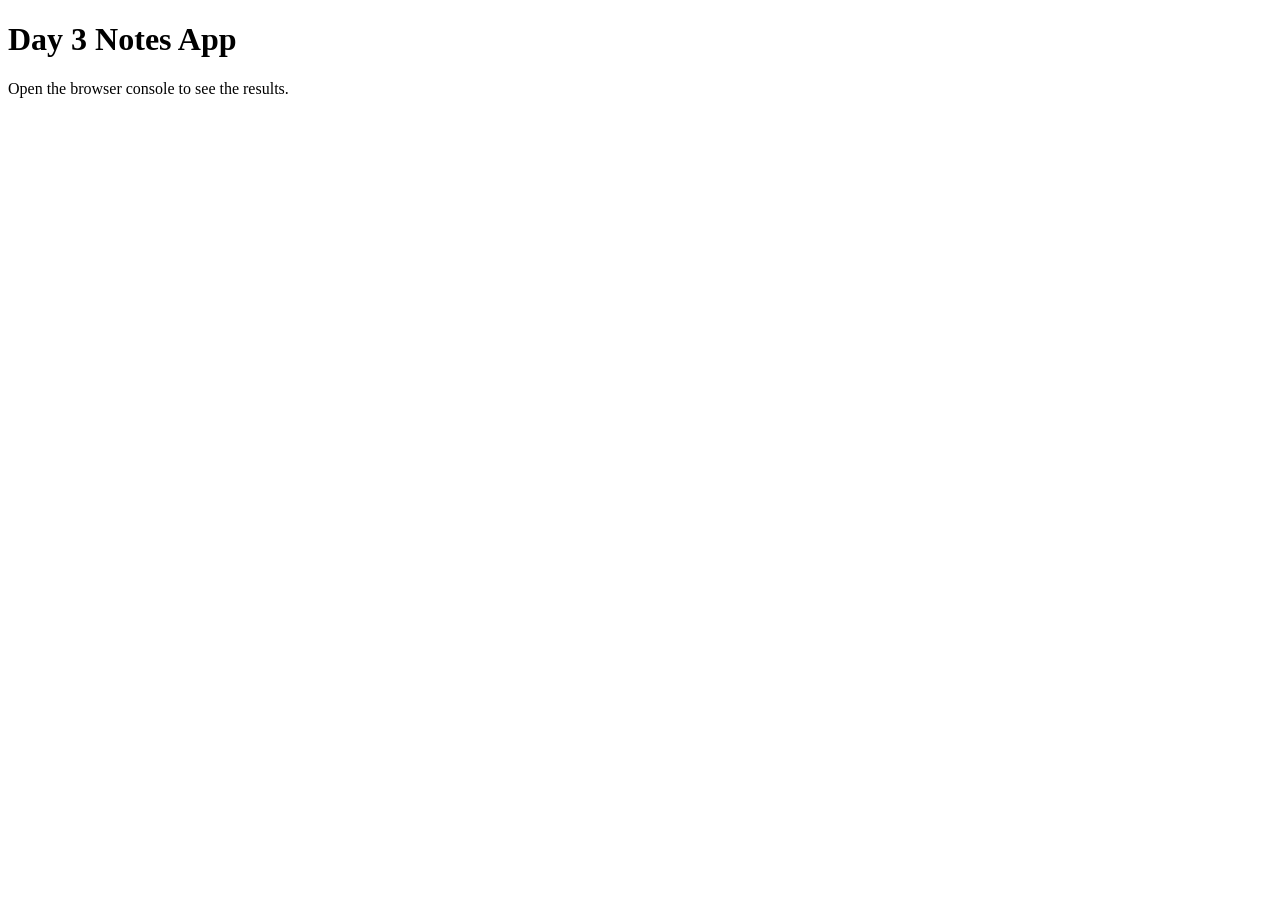
<file: day3/Index.html>
<!DOCTYPE html>
<html lang="en">
<head>
    <meta charset="UTF-8">
    <meta name="viewport" content="width=device-width, initial-scale=1.0">
    <title>Day 3 - Notes App</title>
</head>
<body>

    <h1>Day 3 Notes App</h1>
    <p>Open the browser console to see the results.</p>

    <script src="script.js"></script>
</body>
</html>
</file>
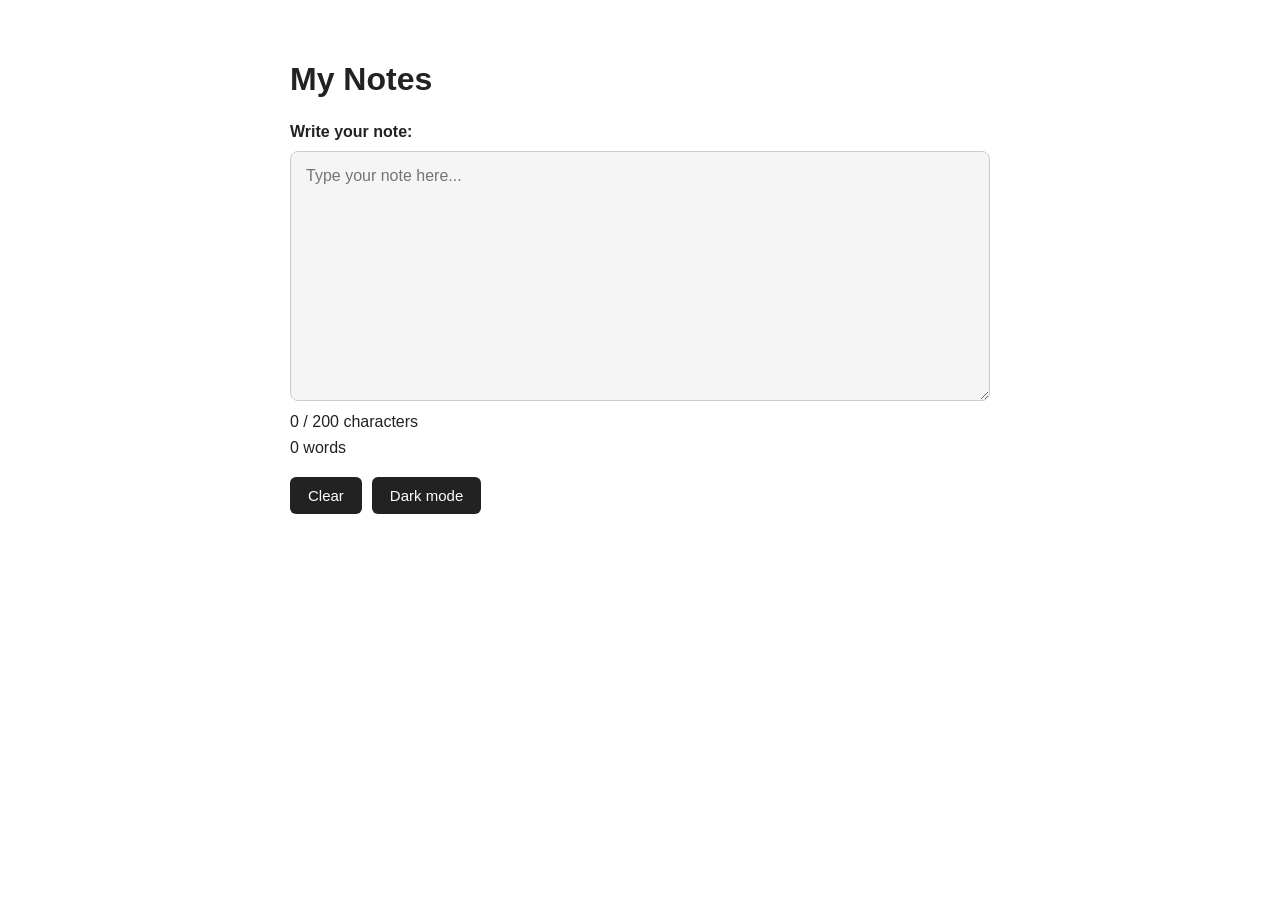
<file: day4/Index.html>
<!DOCTYPE html>
<html lang="en">
<head>
    <meta charset="UTF-8">
    <meta name="viewport" content="width=device-width, initial-scale=1.0">
    <title>Day 4 - Note App</title>

    <link rel="stylesheet" href="style.css">
    <script src="script.js" defer></script>
</head>

<body>

    <main class="container">
        <h1>My Notes</h1>

        <label for="note-text">Write your note:</label>

        <textarea
            id="note-text"
            placeholder="Type your note here..."
            maxlength="300"
        ></textarea>

        <p id="char-count">0 / 200 characters</p>
        <p id="word-count">0 words</p>

        <div class="buttons">
            <button id="clear-btn" type="button">Clear</button>
            <button id="theme-toggle" type="button">Dark mode</button>
        </div>
    </main>

</body>
</html>
</file>
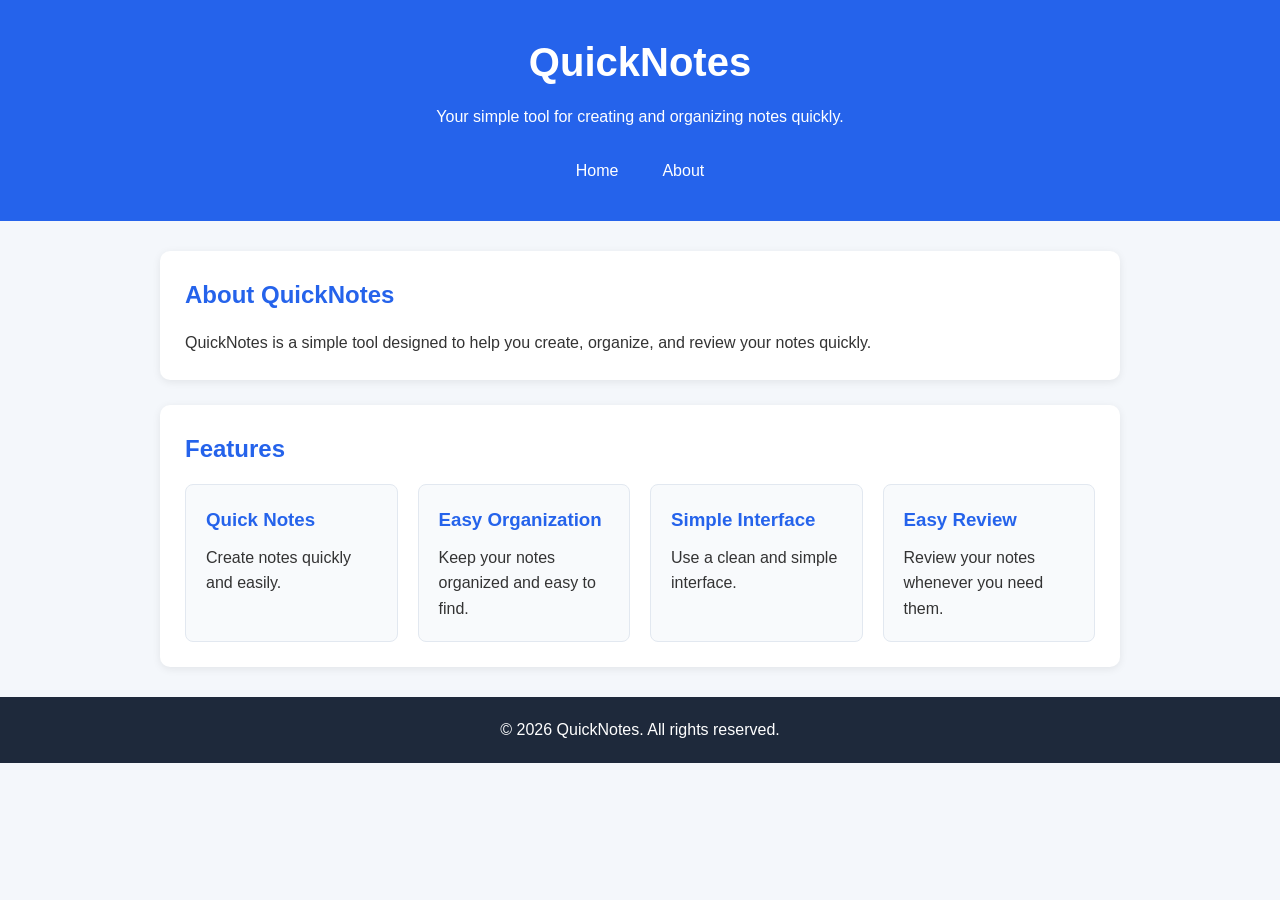
<file: about.html>
<!DOCTYPE html>
<html lang="en">
<head>
    <meta charset="UTF-8">
    <meta name="viewport" content="width=device-width, initial-scale=1.0">
    <title>About - QuickNotes</title>

    <link rel="stylesheet" href="style.css">
</head>

<body>

    <header>
        <h1>QuickNotes</h1>
        <p>Your simple tool for creating and organizing notes quickly.</p>

        <nav>
            <a href="index.html">Home</a>
            <a href="about.html">About</a>
        </nav>
    </header>

    <main>

        <section>
            <h2>About QuickNotes</h2>

            <p>
                QuickNotes is a simple tool designed to help you
                create, organize, and review your notes quickly.
            </p>
        </section>

        <section>
            <h2>Features</h2>

            <ul class="features">
                <li>
                    <h3>Quick Notes</h3>
                    <p>Create notes quickly and easily.</p>
                </li>

                <li>
                    <h3>Easy Organization</h3>
                    <p>Keep your notes organized and easy to find.</p>
                </li>

                <li>
                    <h3>Simple Interface</h3>
                    <p>Use a clean and simple interface.</p>
                </li>

                <li>
                    <h3>Easy Review</h3>
                    <p>Review your notes whenever you need them.</p>
                </li>
            </ul>
        </section>

    </main>

    <footer>
        <p>&copy; 2026 QuickNotes. All rights reserved.</p>
    </footer>

</body>
</html>
</file>
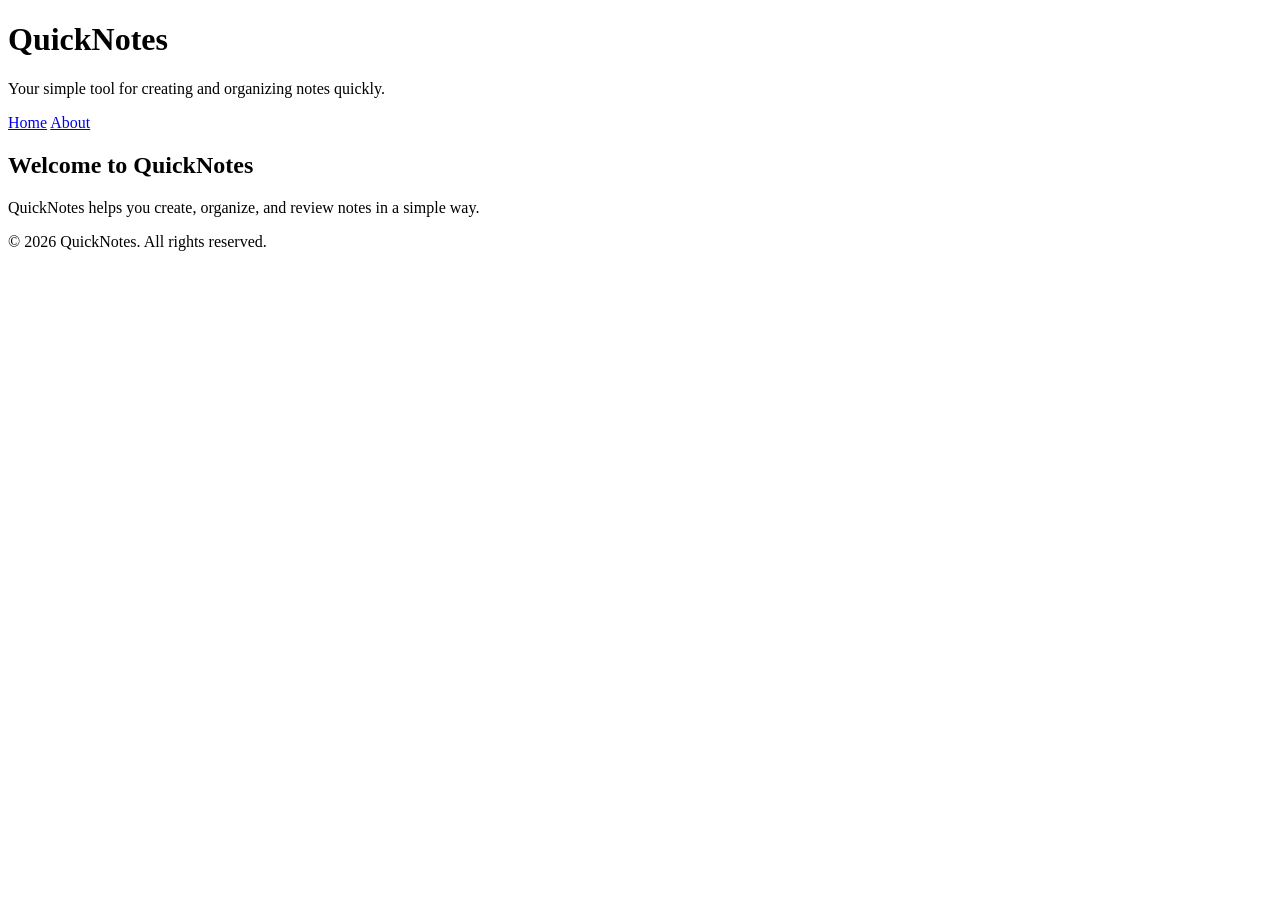
<file: day1-Index.html>
<!DOCTYPE html>
<html lang="en">
<head>
    <meta charset="UTF-8">
    <meta name="viewport" content="width=device-width, initial-scale=1.0">
    <title>QuickNotes</title>
</head>
<body>
    <header>
        <h1>QuickNotes</h1>
        <p>Your simple tool for creating and organizing notes quickly.</p>

        <nav>
            <a href="index.html">Home</a>
            <a href="about.html">About</a>
        </nav>
    </header>

    <main>
        <h2>Welcome to QuickNotes</h2>
        <p>QuickNotes helps you create, organize, and review notes in a simple way.</p>
    </main>

    <footer>
        <p>&copy; 2026 QuickNotes. All rights reserved.</p>
    </footer>
</body>
</html>
</file>
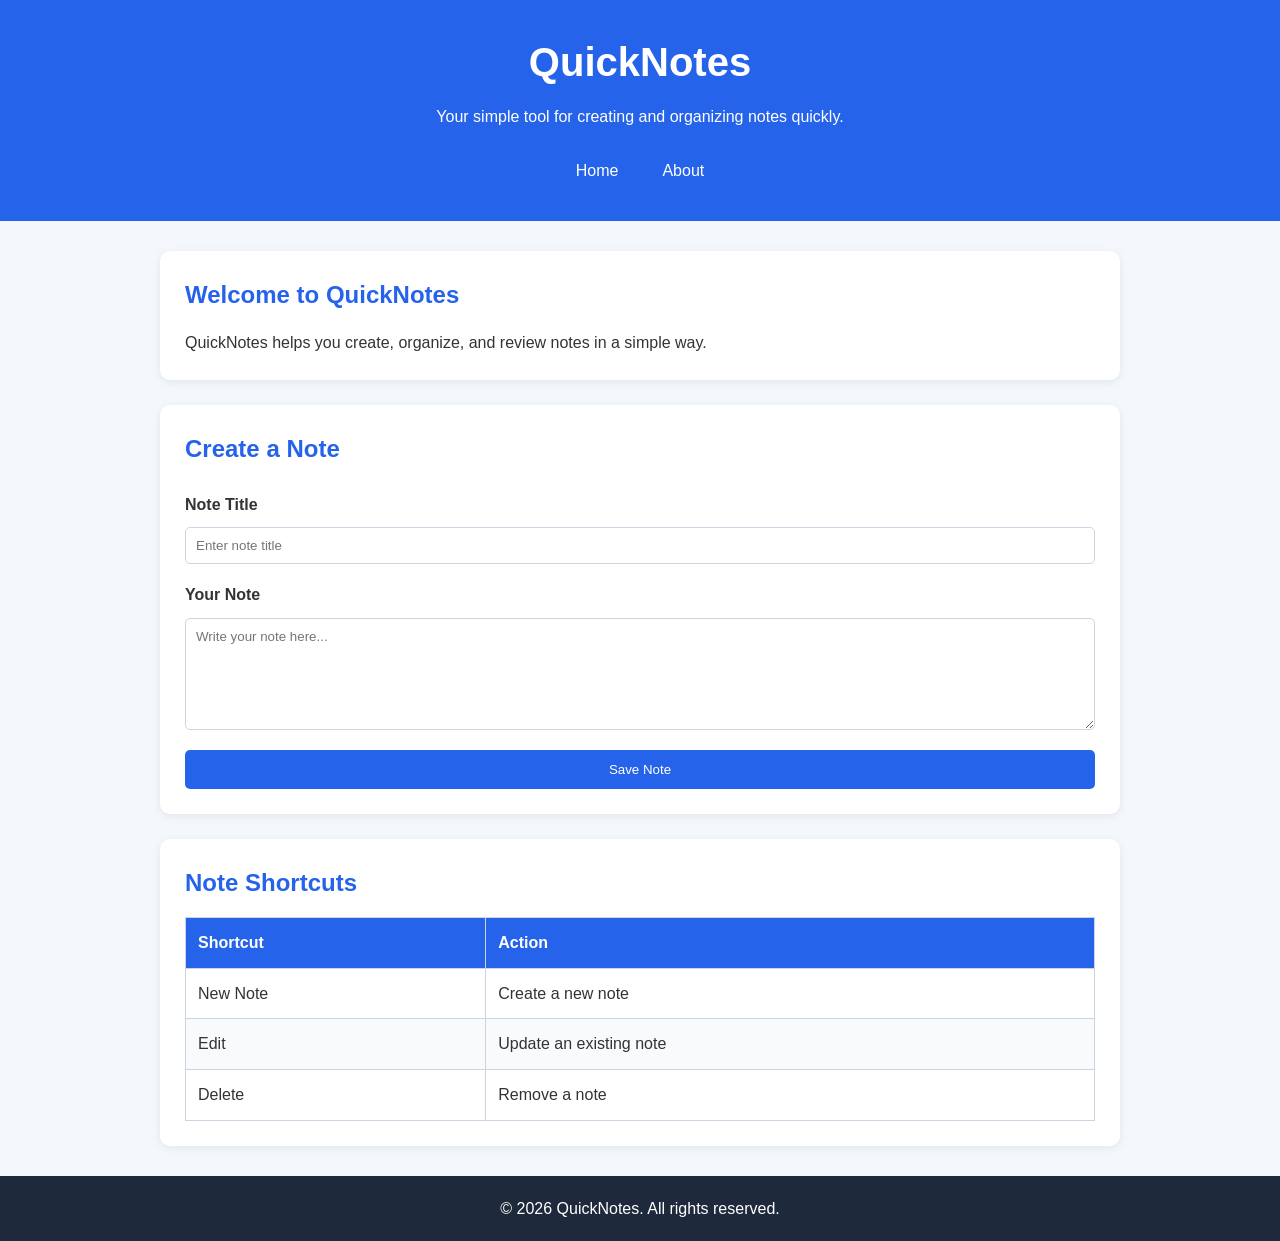
<file: day2-index.html>
<!DOCTYPE html>
<html lang="en">
<head>
    <meta charset="UTF-8">
    <meta name="viewport" content="width=device-width, initial-scale=1.0">
    <title>QuickNotes</title>

    <link rel="stylesheet" href="style.css">
</head>

<body>

    <header>
        <h1>QuickNotes</h1>
        <p>Your simple tool for creating and organizing notes quickly.</p>

        <nav>
            <a href="index.html">Home</a>
            <a href="about.html">About</a>
        </nav>
    </header>

    <main>

        <section>
            <h2>Welcome to QuickNotes</h2>
            <p>
                QuickNotes helps you create, organize, and review
                notes in a simple way.
            </p>
        </section>

        <section>
            <h2>Create a Note</h2>

            <form>
                <label for="title">Note Title</label>
                <input type="text" id="title" name="title" placeholder="Enter note title">

                <label for="note">Your Note</label>
                <textarea id="note" name="note" rows="6"
                    placeholder="Write your note here..."></textarea>

                <button type="submit">Save Note</button>
            </form>
        </section>

        <section>
            <h2>Note Shortcuts</h2>

            <table>
                <thead>
                    <tr>
                        <th>Shortcut</th>
                        <th>Action</th>
                    </tr>
                </thead>

                <tbody>
                    <tr>
                        <td>New Note</td>
                        <td>Create a new note</td>
                    </tr>

                    <tr>
                        <td>Edit</td>
                        <td>Update an existing note</td>
                    </tr>

                    <tr>
                        <td>Delete</td>
                        <td>Remove a note</td>
                    </tr>
                </tbody>
            </table>
        </section>

    </main>

    <footer>
        <p>&copy; 2026 QuickNotes. All rights reserved.</p>
    </footer>

</body>
</html>
</file>
<file: day4/style.css>
:root {
    --background-color: #ffffff;
    --text-color: #222222;
    --input-background: #f5f5f5;
    --border-color: #cccccc;
    --button-background: #222222;
    --button-text: #ffffff;
    --warning-color: orange;
    --over-color: red;
}

body.dark {
    --background-color: #121212;
    --text-color: #ffffff;
    --input-background: #222222;
    --border-color: #555555;
    --button-background: #ffffff;
    --button-text: #121212;
}

* {
    box-sizing: border-box;
}

body {
    margin: 0;
    padding: 40px 20px;

    font-family: Arial, sans-serif;

    background-color: var(--background-color);
    color: var(--text-color);

    transition: background-color 0.3s, color 0.3s;
}

.container {
    max-width: 700px;
    margin: 0 auto;
}

h1 {
    margin-bottom: 25px;
}

label {
    display: block;
    margin-bottom: 10px;
    font-weight: bold;
}

textarea {
    width: 100%;
    min-height: 250px;
    padding: 15px;

    font-size: 16px;
    font-family: inherit;

    color: var(--text-color);
    background-color: var(--input-background);

    border: 1px solid var(--border-color);
    border-radius: 8px;

    resize: vertical;
}

textarea:focus {
    outline: 2px solid var(--button-background);
}

#char-count,
#word-count {
    margin: 8px 0;
}

.warning {
    color: var(--warning-color);
}

.over {
    color: var(--over-color);
    font-weight: bold;
}

.buttons {
    display: flex;
    gap: 10px;
    margin-top: 20px;
}

button {
    padding: 10px 18px;

    border: none;
    border-radius: 6px;

    background-color: var(--button-background);
    color: var(--button-text);

    cursor: pointer;
    font-size: 15px;
}

button:hover {
    opacity: 0.8;
}
</file>
<file: style.css>
* {
    box-sizing: border-box;
    margin: 0;
    padding: 0;
}


body {
    font-family: Arial, sans-serif;
    background-color: #f4f7fb;
    color: #333;
    line-height: 1.6;
}



header {
    background-color: #2563eb;
    color: white;
    text-align: center;
    padding: 30px 20px;
}

header h1 {
    font-size: 2.5rem;
    margin-bottom: 10px;
}

header p {
    margin-bottom: 20px;
}


nav {
    display: flex;
    justify-content: center;
    align-items: center;
    gap: 16px;
}

nav a {
    color: white;
    text-decoration: none;
    padding: 8px 14px;
    border-radius: 5px;
    transition: background-color 0.3s ease, color 0.3s ease;
}

nav a:hover {
    background-color: white;
    color: #2563eb;
}


main {
    max-width: 1000px;
    margin: 30px auto;
    padding: 0 20px;
}



section {
    background-color: white;
    padding: 25px;
    margin-bottom: 25px;
    border-radius: 10px;
    box-shadow: 0 2px 8px rgba(0, 0, 0, 0.08);
}

section h2 {
    color: #2563eb;
    margin-bottom: 15px;
}



.features {
    list-style: none;

    display: grid;

    grid-template-columns: repeat(auto-fit, minmax(180px, 1fr));

    gap: 20px;
}

.features li {
    background-color: #f8fafc;
    border: 1px solid #e2e8f0;
    border-radius: 8px;
    padding: 20px;
}

.features h3 {
    color: #2563eb;
    margin-bottom: 10px;
}



table {
    width: 100%;
    border-collapse: collapse;
}

th,
td {
    border: 1px solid #cbd5e1;
    padding: 12px;
    text-align: left;
}

th {
    background-color: #2563eb;
    color: white;
}

tr:nth-child(even) {
    background-color: #f8fafc;
}



form {
    display: flex;
    flex-direction: column;
    gap: 10px;
}

label {
    font-weight: bold;
    margin-top: 8px;
}

input,
textarea {
    width: 100%;
    padding: 10px;
    border: 1px solid #cbd5e1;
    border-radius: 5px;
    font-family: inherit;
}

textarea {
    resize: vertical;
}




button {
    width: 100%;
    padding: 12px;
    margin-top: 10px;

    background-color: #2563eb;
    color: white;

    border: none;
    border-radius: 5px;

    cursor: pointer;

    transition: background-color 0.3s ease,
                transform 0.2s ease;
}

button:hover {
    background-color: #1d4ed8;
    transform: translateY(-2px);
}



footer {
    background-color: #1e293b;
    color: white;
    text-align: center;
    padding: 20px;
    margin-top: 30px;
}



@media (max-width: 600px) {

    header {
        padding: 20px 15px;
    }

    header h1 {
        font-size: 2rem;
    }

    header p {
        font-size: 0.9rem;
    }

    main {
        padding: 0 15px;
    }

    section {
        padding: 20px;
    }

    nav {
        gap: 10px;
    }
}
</file>
